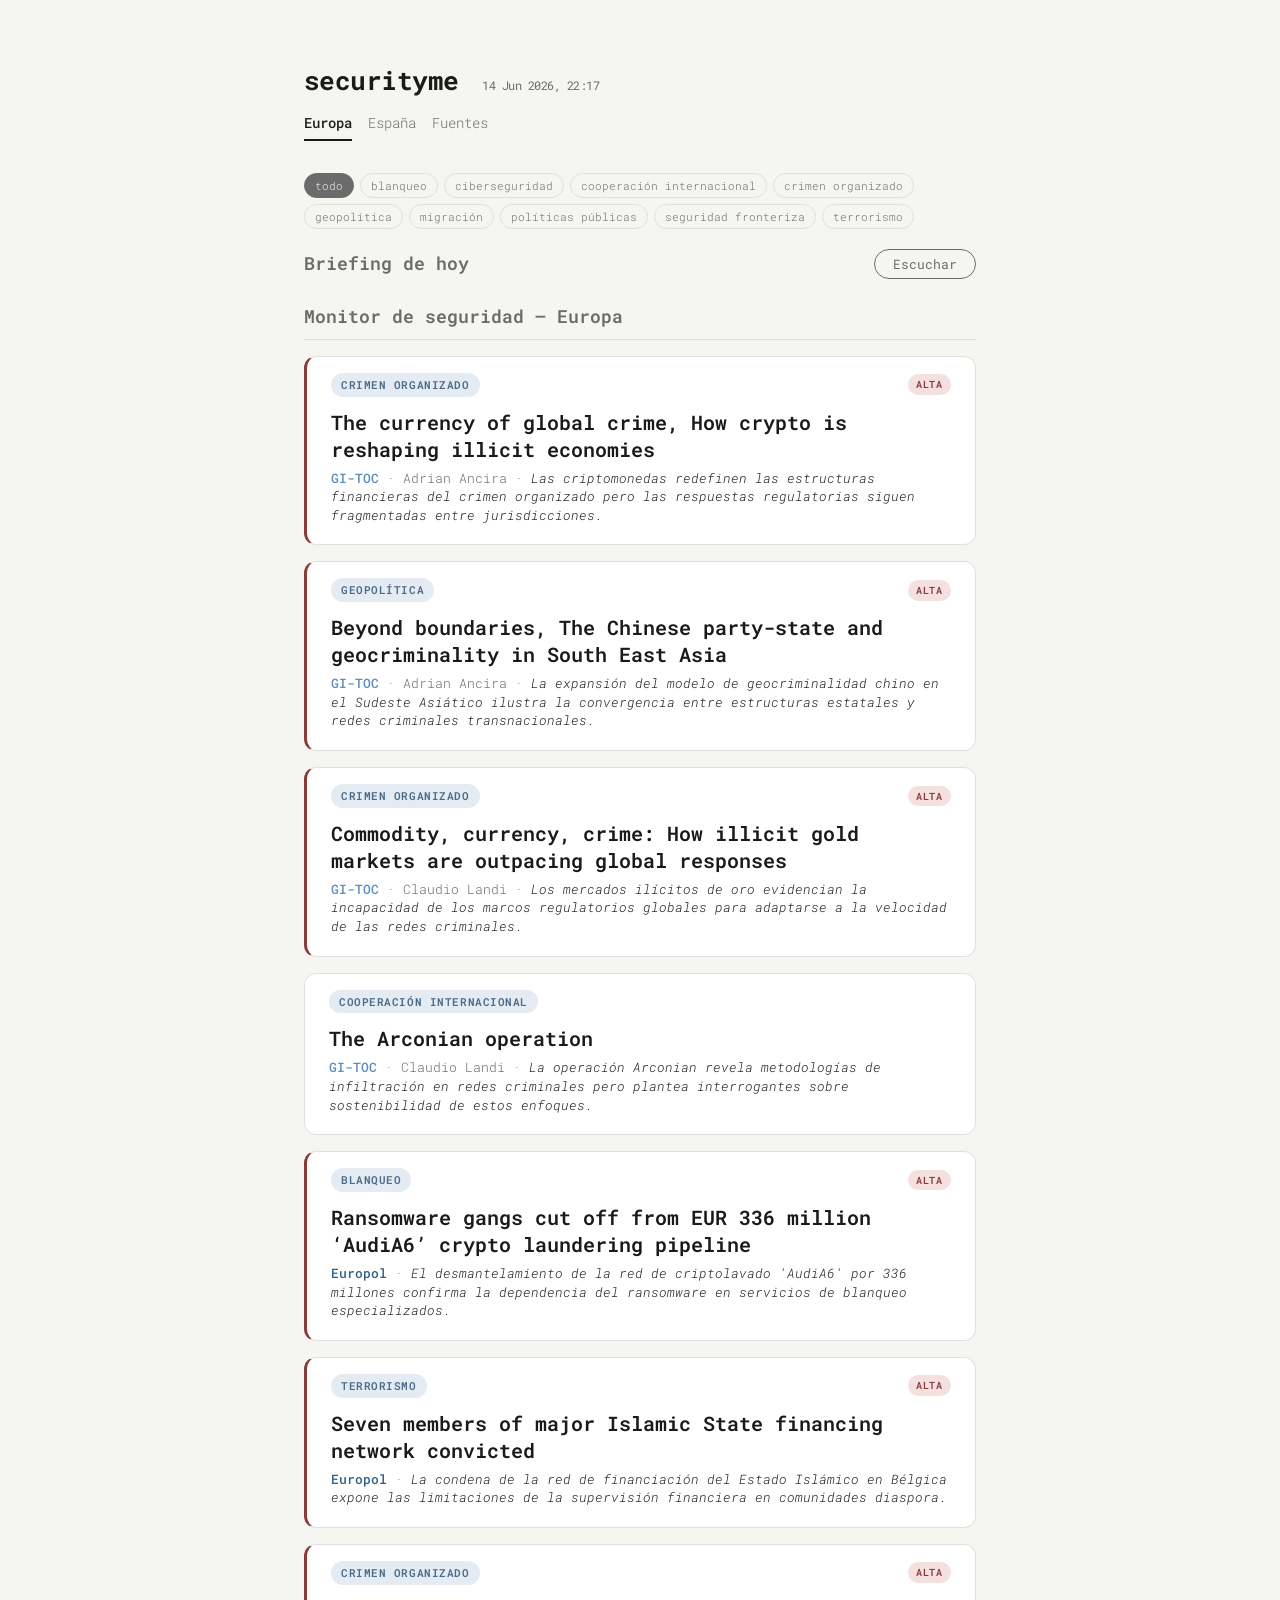
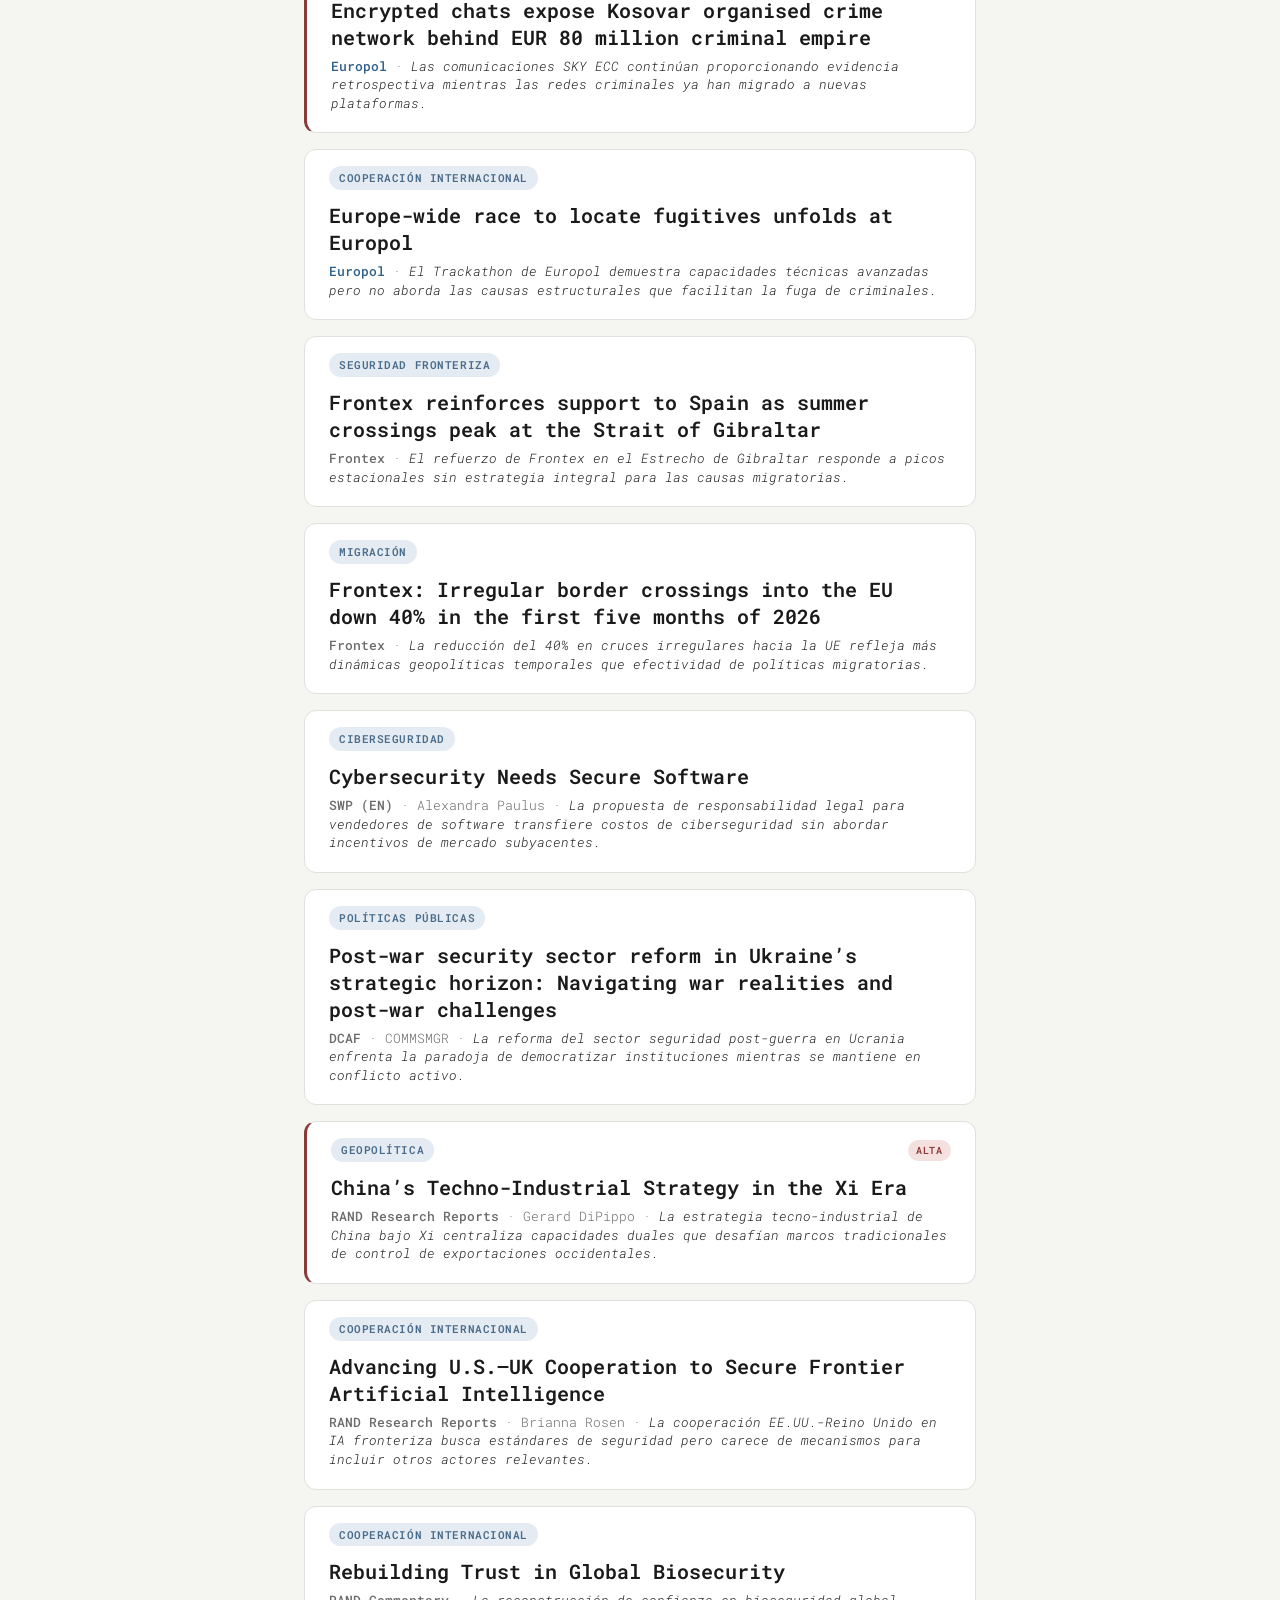
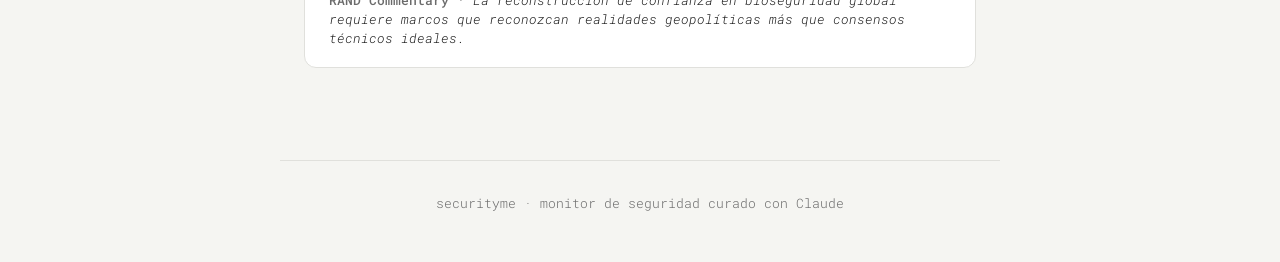
<file: docs/index.html>
<!DOCTYPE html>
<html lang="es">
<head>
  <meta charset="UTF-8">
  <meta name="viewport" content="width=device-width, initial-scale=1.0">
  <meta name="apple-mobile-web-app-capable" content="yes">
  <meta name="apple-mobile-web-app-status-bar-style" content="black-translucent">
  <title>securityme — Europa</title>
  <link rel="preconnect" href="https://fonts.googleapis.com">
  <link rel="preconnect" href="https://fonts.gstatic.com" crossorigin>
  <link href="https://fonts.googleapis.com/css2?family=Roboto+Mono:ital,wght@0,300;0,400;0,500;0,600;0,700;1,400&display=swap" rel="stylesheet">
  <link rel="stylesheet" href="static/style.css">
</head>
<body>
  <header>
    <h1>securityme <span class="meta">14 Jun 2026, 22:17</span></h1>
    <nav class="page-nav">
      <a href="index.html" class="active">Europa</a>
      <a href="espana.html">España</a>
      <a href="fuentes.html">Fuentes</a>
    </nav>
  </header>

  <!-- Tag filter bar -->
  <nav class="tag-filter" id="tagFilter">
    <button class="tag-btn active" data-tag="all" onclick="filterTag('all')">todo</button>
  </nav>

  <main>
    
    <section class="audio-briefing">
      <div class="audio-header">
        <h2 class="section-title">Briefing de hoy</h2>
        <button class="btn-play" id="playBtn" onclick="toggleAudio()">Escuchar</button>
      </div>
      <audio id="briefingAudio" src="briefing.mp3" preload="none"></audio>
    </section>
    

    

    
    <section>
      <h2 class="section-title">Monitor de seguridad — Europa</h2>
      
      <article class="card card-compact card-high" data-tag="crimen organizado">
        <div class="card-header">
          <span class="tag">crimen organizado</span>
          <span class="relevance-badge">alta</span>
        </div>
        <h2>
          <a href="https://globalinitiative.net/analysis/the-currency-of-global-crime-how-crypto-is-reshaping-illicit-economies/" target="_blank" rel="noopener">The currency of global crime, How crypto is reshaping illicit economies</a>
        </h2>
        <p class="source-reason">
          <span class="src-label" data-source="GI-TOC">GI-TOC</span>
           &middot; Adrian Ancira
          &middot; <span class="reason">Las criptomonedas redefinen las estructuras financieras del crimen organizado pero las respuestas regulatorias siguen fragmentadas entre jurisdicciones.</span>
        </p>
      </article>
      
      <article class="card card-compact card-high" data-tag="geopolítica">
        <div class="card-header">
          <span class="tag">geopolítica</span>
          <span class="relevance-badge">alta</span>
        </div>
        <h2>
          <a href="https://globalinitiative.net/analysis/the-chinese-party-state-and-geocriminality-in-south-east-asia/" target="_blank" rel="noopener">Beyond boundaries, The Chinese party-state and geocriminality in South East Asia</a>
        </h2>
        <p class="source-reason">
          <span class="src-label" data-source="GI-TOC">GI-TOC</span>
           &middot; Adrian Ancira
          &middot; <span class="reason">La expansión del modelo de geocriminalidad chino en el Sudeste Asiático ilustra la convergencia entre estructuras estatales y redes criminales transnacionales.</span>
        </p>
      </article>
      
      <article class="card card-compact card-high" data-tag="crimen organizado">
        <div class="card-header">
          <span class="tag">crimen organizado</span>
          <span class="relevance-badge">alta</span>
        </div>
        <h2>
          <a href="https://globalinitiative.net/analysis/illicit-gold-markets-global-responses/" target="_blank" rel="noopener">Commodity, currency, crime: How illicit gold markets are outpacing global responses</a>
        </h2>
        <p class="source-reason">
          <span class="src-label" data-source="GI-TOC">GI-TOC</span>
           &middot; Claudio Landi
          &middot; <span class="reason">Los mercados ilícitos de oro evidencian la incapacidad de los marcos regulatorios globales para adaptarse a la velocidad de las redes criminales.</span>
        </p>
      </article>
      
      <article class="card card-compact" data-tag="cooperación internacional">
        <div class="card-header">
          <span class="tag">cooperación internacional</span>
          
        </div>
        <h2>
          <a href="https://globalinitiative.net/analysis/the-arconian-operation/" target="_blank" rel="noopener">The Arconian operation</a>
        </h2>
        <p class="source-reason">
          <span class="src-label" data-source="GI-TOC">GI-TOC</span>
           &middot; Claudio Landi
          &middot; <span class="reason">La operación Arconian revela metodologías de infiltración en redes criminales pero plantea interrogantes sobre sostenibilidad de estos enfoques.</span>
        </p>
      </article>
      
      <article class="card card-compact card-high" data-tag="blanqueo">
        <div class="card-header">
          <span class="tag">blanqueo</span>
          <span class="relevance-badge">alta</span>
        </div>
        <h2>
          <a href="https://www.europol.europa.eu/media-press/newsroom/news/ransomware-gangs-cut-eur-336-million-audia6-crypto-laundering-pipeline" target="_blank" rel="noopener">Ransomware gangs cut off from EUR 336 million ‘AudiA6’ crypto laundering pipeline</a>
        </h2>
        <p class="source-reason">
          <span class="src-label" data-source="Europol">Europol</span>
          
          &middot; <span class="reason">El desmantelamiento de la red de criptolavado 'AudiA6' por 336 millones confirma la dependencia del ransomware en servicios de blanqueo especializados.</span>
        </p>
      </article>
      
      <article class="card card-compact card-high" data-tag="terrorismo">
        <div class="card-header">
          <span class="tag">terrorismo</span>
          <span class="relevance-badge">alta</span>
        </div>
        <h2>
          <a href="https://www.europol.europa.eu/media-press/newsroom/news/seven-members-of-major-islamic-state-financing-network-convicted" target="_blank" rel="noopener">Seven members of major Islamic State financing network convicted</a>
        </h2>
        <p class="source-reason">
          <span class="src-label" data-source="Europol">Europol</span>
          
          &middot; <span class="reason">La condena de la red de financiación del Estado Islámico en Bélgica expone las limitaciones de la supervisión financiera en comunidades diaspora.</span>
        </p>
      </article>
      
      <article class="card card-compact card-high" data-tag="crimen organizado">
        <div class="card-header">
          <span class="tag">crimen organizado</span>
          <span class="relevance-badge">alta</span>
        </div>
        <h2>
          <a href="https://www.europol.europa.eu/media-press/newsroom/news/encrypted-chats-expose-kosovar-organised-crime-network-behind-eur-80-million-criminal-empire" target="_blank" rel="noopener">Encrypted chats expose Kosovar organised crime network behind EUR 80 million criminal empire</a>
        </h2>
        <p class="source-reason">
          <span class="src-label" data-source="Europol">Europol</span>
          
          &middot; <span class="reason">Las comunicaciones SKY ECC continúan proporcionando evidencia retrospectiva mientras las redes criminales ya han migrado a nuevas plataformas.</span>
        </p>
      </article>
      
      <article class="card card-compact" data-tag="cooperación internacional">
        <div class="card-header">
          <span class="tag">cooperación internacional</span>
          
        </div>
        <h2>
          <a href="https://www.europol.europa.eu/media-press/newsroom/news/europe-wide-race-to-locate-fugitives-unfolds-europol" target="_blank" rel="noopener">Europe-wide race to locate fugitives unfolds at Europol</a>
        </h2>
        <p class="source-reason">
          <span class="src-label" data-source="Europol">Europol</span>
          
          &middot; <span class="reason">El Trackathon de Europol demuestra capacidades técnicas avanzadas pero no aborda las causas estructurales que facilitan la fuga de criminales.</span>
        </p>
      </article>
      
      <article class="card card-compact" data-tag="seguridad fronteriza">
        <div class="card-header">
          <span class="tag">seguridad fronteriza</span>
          
        </div>
        <h2>
          <a href="https://www.frontex.europa.eu/media-centre/news/news-release/frontex-reinforces-support-to-spain-as-summer-crossings-peak-at-the-strait-of-gibraltar-YcwLuD" target="_blank" rel="noopener">Frontex reinforces support to Spain as summer crossings peak at the Strait of Gibraltar</a>
        </h2>
        <p class="source-reason">
          <span class="src-label" data-source="Frontex">Frontex</span>
          
          &middot; <span class="reason">El refuerzo de Frontex en el Estrecho de Gibraltar responde a picos estacionales sin estrategia integral para las causas migratorias.</span>
        </p>
      </article>
      
      <article class="card card-compact" data-tag="migración">
        <div class="card-header">
          <span class="tag">migración</span>
          
        </div>
        <h2>
          <a href="https://www.frontex.europa.eu/media-centre/news/news-release/frontex-irregular-border-crossings-into-the-eu-down-40-in-the-first-five-months-of-2026-h4gbBB" target="_blank" rel="noopener">Frontex: Irregular border crossings into the EU down 40% in the first five months of 2026</a>
        </h2>
        <p class="source-reason">
          <span class="src-label" data-source="Frontex">Frontex</span>
          
          &middot; <span class="reason">La reducción del 40% en cruces irregulares hacia la UE refleja más dinámicas geopolíticas temporales que efectividad de políticas migratorias.</span>
        </p>
      </article>
      
      <article class="card card-compact" data-tag="ciberseguridad">
        <div class="card-header">
          <span class="tag">ciberseguridad</span>
          
        </div>
        <h2>
          <a href="https://www.swp-berlin.org/en/publication/cybersecurity-needs-secure-software" target="_blank" rel="noopener">Cybersecurity Needs Secure Software</a>
        </h2>
        <p class="source-reason">
          <span class="src-label" data-source="SWP (EN)">SWP (EN)</span>
           &middot; Alexandra Paulus
          &middot; <span class="reason">La propuesta de responsabilidad legal para vendedores de software transfiere costos de ciberseguridad sin abordar incentivos de mercado subyacentes.</span>
        </p>
      </article>
      
      <article class="card card-compact" data-tag="políticas públicas">
        <div class="card-header">
          <span class="tag">políticas públicas</span>
          
        </div>
        <h2>
          <a href="https://www.dcaf.ch/post-war-security-sector-reform-ukraines-strategic-horizon-navigating-war-realities-and-post-war" target="_blank" rel="noopener">Post-war security sector reform in Ukraine’s strategic horizon: Navigating war realities and post-war challenges</a>
        </h2>
        <p class="source-reason">
          <span class="src-label" data-source="DCAF">DCAF</span>
           &middot; COMMSMGR
          &middot; <span class="reason">La reforma del sector seguridad post-guerra en Ucrania enfrenta la paradoja de democratizar instituciones mientras se mantiene en conflicto activo.</span>
        </p>
      </article>
      
      <article class="card card-compact card-high" data-tag="geopolítica">
        <div class="card-header">
          <span class="tag">geopolítica</span>
          <span class="relevance-badge">alta</span>
        </div>
        <h2>
          <a href="https://www.rand.org/pubs/research_reports/RRA4012-1.html" target="_blank" rel="noopener">China’s Techno-Industrial Strategy in the Xi Era</a>
        </h2>
        <p class="source-reason">
          <span class="src-label" data-source="RAND Research Reports">RAND Research Reports</span>
           &middot; Gerard DiPippo
          &middot; <span class="reason">La estrategia tecno-industrial de China bajo Xi centraliza capacidades duales que desafían marcos tradicionales de control de exportaciones occidentales.</span>
        </p>
      </article>
      
      <article class="card card-compact" data-tag="cooperación internacional">
        <div class="card-header">
          <span class="tag">cooperación internacional</span>
          
        </div>
        <h2>
          <a href="https://www.rand.org/pubs/research_reports/RRA4764-1.html" target="_blank" rel="noopener">Advancing U.S.–UK Cooperation to Secure Frontier Artificial Intelligence</a>
        </h2>
        <p class="source-reason">
          <span class="src-label" data-source="RAND Research Reports">RAND Research Reports</span>
           &middot; Brianna Rosen
          &middot; <span class="reason">La cooperación EE.UU.-Reino Unido en IA fronteriza busca estándares de seguridad pero carece de mecanismos para incluir otros actores relevantes.</span>
        </p>
      </article>
      
      <article class="card card-compact" data-tag="cooperación internacional">
        <div class="card-header">
          <span class="tag">cooperación internacional</span>
          
        </div>
        <h2>
          <a href="https://www.rand.org/pubs/commentary/2026/06/rebuilding-trust-in-global-biosecurity.html" target="_blank" rel="noopener">Rebuilding Trust in Global Biosecurity</a>
        </h2>
        <p class="source-reason">
          <span class="src-label" data-source="RAND Commentary">RAND Commentary</span>
          
          &middot; <span class="reason">La reconstrucción de confianza en bioseguridad global requiere marcos que reconozcan realidades geopolíticas más que consensos técnicos ideales.</span>
        </p>
      </article>
      
    </section>
    
  </main>

  <footer>
    <p>securityme &middot; monitor de seguridad curado con Claude</p>
  </footer>

  <script>
  // Build tag filter from actual tags on page
  (function() {
    const tags = new Set();
    document.querySelectorAll('.card[data-tag]').forEach(c => tags.add(c.dataset.tag));
    const bar = document.getElementById('tagFilter');
    [...tags].sort().forEach(tag => {
      const btn = document.createElement('button');
      btn.className = 'tag-btn';
      btn.dataset.tag = tag;
      btn.textContent = tag;
      btn.onclick = () => filterTag(tag);
      bar.appendChild(btn);
    });
  })();

  function filterTag(tag) {
    document.querySelectorAll('.tag-btn').forEach(b => b.classList.toggle('active', b.dataset.tag === tag));
    document.querySelectorAll('.card[data-tag]').forEach(card => {
      card.style.display = (tag === 'all' || card.dataset.tag === tag) ? '' : 'none';
    });
  }

  function toggleAudio() {
    const audio = document.getElementById('briefingAudio');
    const btn = document.getElementById('playBtn');
    if (!audio) return;
    if (audio.paused) {
      audio.play();
      btn.textContent = 'Pausar';
    } else {
      audio.pause();
      btn.textContent = 'Escuchar';
    }
    audio.onended = () => { btn.textContent = 'Escuchar'; };
  }
  </script>
</body>
</html>
</file>
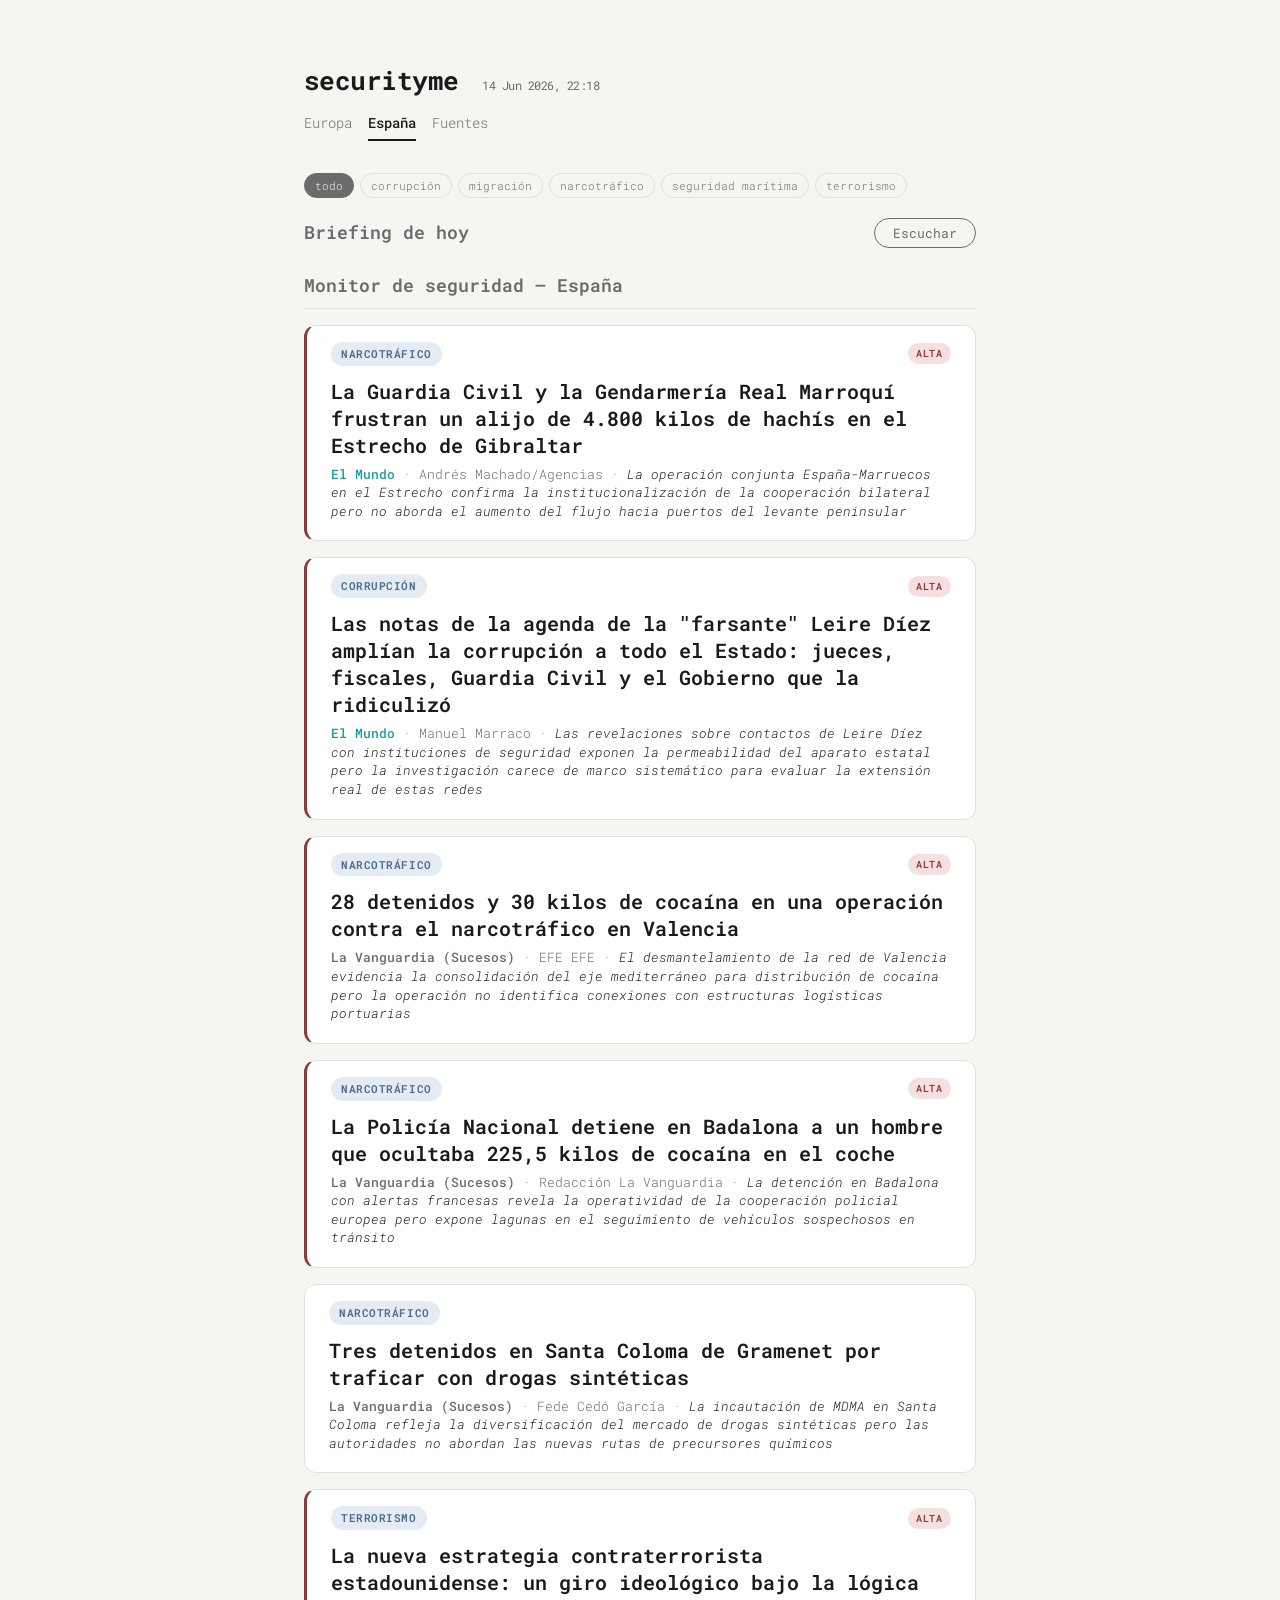
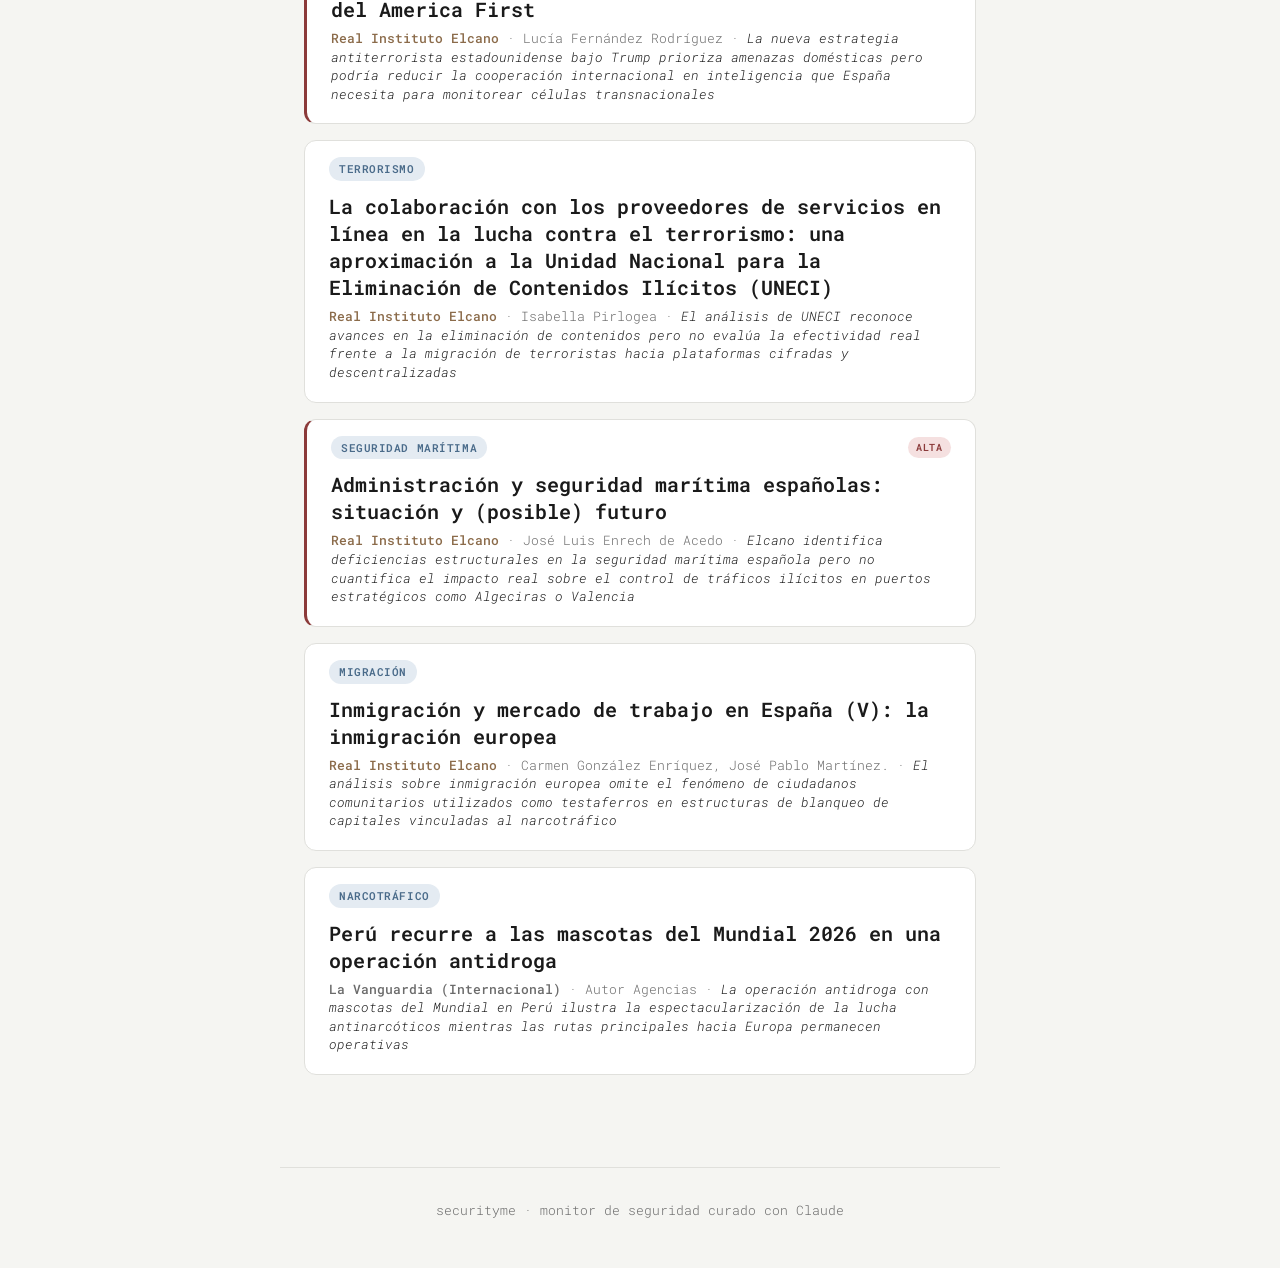
<file: docs/espana.html>
<!DOCTYPE html>
<html lang="es">
<head>
  <meta charset="UTF-8">
  <meta name="viewport" content="width=device-width, initial-scale=1.0">
  <meta name="apple-mobile-web-app-capable" content="yes">
  <meta name="apple-mobile-web-app-status-bar-style" content="black-translucent">
  <title>securityme — España</title>
  <link rel="preconnect" href="https://fonts.googleapis.com">
  <link rel="preconnect" href="https://fonts.gstatic.com" crossorigin>
  <link href="https://fonts.googleapis.com/css2?family=Roboto+Mono:ital,wght@0,300;0,400;0,500;0,600;0,700;1,400&display=swap" rel="stylesheet">
  <link rel="stylesheet" href="static/style.css">
</head>
<body>
  <header>
    <h1>securityme <span class="meta">14 Jun 2026, 22:18</span></h1>
    <nav class="page-nav">
      <a href="index.html">Europa</a>
      <a href="espana.html" class="active">España</a>
      <a href="fuentes.html">Fuentes</a>
    </nav>
  </header>

  <!-- Tag filter bar -->
  <nav class="tag-filter" id="tagFilter">
    <button class="tag-btn active" data-tag="all" onclick="filterTag('all')">todo</button>
  </nav>

  <main>
    
    <section class="audio-briefing">
      <div class="audio-header">
        <h2 class="section-title">Briefing de hoy</h2>
        <button class="btn-play" id="playBtn" onclick="toggleAudio()">Escuchar</button>
      </div>
      <audio id="briefingAudio" src="briefing.mp3" preload="none"></audio>
    </section>
    

    

    
    <section>
      <h2 class="section-title">Monitor de seguridad — España</h2>
      
      <article class="card card-compact card-high" data-tag="narcotráfico">
        <div class="card-header">
          <span class="tag">narcotráfico</span>
          <span class="relevance-badge">alta</span>
        </div>
        <h2>
          <a href="https://www.elmundo.es/andalucia/2026/06/13/6a2d12bee9cf4a84508b45a5.html" target="_blank" rel="noopener">La Guardia Civil y la Gendarmería Real Marroquí frustran un alijo de 4.800 kilos de hachís en el Estrecho de Gibraltar</a>
        </h2>
        <p class="source-reason">
          <span class="src-label" data-source="El Mundo">El Mundo</span>
           &middot; Andrés Machado/Agencias
          &middot; <span class="reason">La operación conjunta España-Marruecos en el Estrecho confirma la institucionalización de la cooperación bilateral pero no aborda el aumento del flujo hacia puertos del levante peninsular</span>
        </p>
      </article>
      
      <article class="card card-compact card-high" data-tag="corrupción">
        <div class="card-header">
          <span class="tag">corrupción</span>
          <span class="relevance-badge">alta</span>
        </div>
        <h2>
          <a href="https://www.elmundo.es/espana/2026/06/13/6a2d7a06e9cf4aae3d8b4581.html" target="_blank" rel="noopener">Las notas de la agenda de la "farsante" Leire Díez amplían la corrupción a todo el Estado: jueces, fiscales, Guardia Civil y el Gobierno que la ridiculizó</a>
        </h2>
        <p class="source-reason">
          <span class="src-label" data-source="El Mundo">El Mundo</span>
           &middot; Manuel Marraco
          &middot; <span class="reason">Las revelaciones sobre contactos de Leire Díez con instituciones de seguridad exponen la permeabilidad del aparato estatal pero la investigación carece de marco sistemático para evaluar la extensión real de estas redes</span>
        </p>
      </article>
      
      <article class="card card-compact card-high" data-tag="narcotráfico">
        <div class="card-header">
          <span class="tag">narcotráfico</span>
          <span class="relevance-badge">alta</span>
        </div>
        <h2>
          <a href="https://www.lavanguardia.com/local/valencia/20260613/11564017/28-detenidos-30-kilos-cocaina-operacion-narcotrafico-valencia.html" target="_blank" rel="noopener">28 detenidos y 30 kilos de cocaína en una operación contra el narcotráfico en Valencia</a>
        </h2>
        <p class="source-reason">
          <span class="src-label" data-source="La Vanguardia (Sucesos)">La Vanguardia (Sucesos)</span>
           &middot; EFE EFE
          &middot; <span class="reason">El desmantelamiento de la red de Valencia evidencia la consolidación del eje mediterráneo para distribución de cocaína pero la operación no identifica conexiones con estructuras logísticas portuarias</span>
        </p>
      </article>
      
      <article class="card card-compact card-high" data-tag="narcotráfico">
        <div class="card-header">
          <span class="tag">narcotráfico</span>
          <span class="relevance-badge">alta</span>
        </div>
        <h2>
          <a href="https://www.lavanguardia.com/local/barcelones-nord/20260612/11563457/policia-nacional-detiene-badalona-hombre-ocultaba-225-5-kilos-cocaina-coche.html" target="_blank" rel="noopener">La Policía Nacional detiene en Badalona a un hombre que ocultaba 225,5 kilos de cocaína en el coche</a>
        </h2>
        <p class="source-reason">
          <span class="src-label" data-source="La Vanguardia (Sucesos)">La Vanguardia (Sucesos)</span>
           &middot; Redacción La Vanguardia
          &middot; <span class="reason">La detención en Badalona con alertas francesas revela la operatividad de la cooperación policial europea pero expone lagunas en el seguimiento de vehículos sospechosos en tránsito</span>
        </p>
      </article>
      
      <article class="card card-compact" data-tag="narcotráfico">
        <div class="card-header">
          <span class="tag">narcotráfico</span>
          
        </div>
        <h2>
          <a href="https://www.lavanguardia.com/local/barcelones-nord/20260611/11562486/tres-detenidos-santa-coloma-gramenet-traficar-drogas-sinteticas.html" target="_blank" rel="noopener">Tres detenidos en Santa Coloma de Gramenet por traficar con drogas sintéticas</a>
        </h2>
        <p class="source-reason">
          <span class="src-label" data-source="La Vanguardia (Sucesos)">La Vanguardia (Sucesos)</span>
           &middot; Fede Cedó García
          &middot; <span class="reason">La incautación de MDMA en Santa Coloma refleja la diversificación del mercado de drogas sintéticas pero las autoridades no abordan las nuevas rutas de precursores químicos</span>
        </p>
      </article>
      
      <article class="card card-compact card-high" data-tag="terrorismo">
        <div class="card-header">
          <span class="tag">terrorismo</span>
          <span class="relevance-badge">alta</span>
        </div>
        <h2>
          <a href="https://www.realinstitutoelcano.org/comentarios/la-nueva-estrategia-contraterrorista-estadounidense-un-giro-ideologico-bajo-la-logica-del-america-first/" target="_blank" rel="noopener">La nueva estrategia contraterrorista estadounidense: un giro ideológico bajo la lógica del America First</a>
        </h2>
        <p class="source-reason">
          <span class="src-label" data-source="Real Instituto Elcano">Real Instituto Elcano</span>
           &middot; Lucía Fernández Rodríguez
          &middot; <span class="reason">La nueva estrategia antiterrorista estadounidense bajo Trump prioriza amenazas domésticas pero podría reducir la cooperación internacional en inteligencia que España necesita para monitorear células transnacionales</span>
        </p>
      </article>
      
      <article class="card card-compact" data-tag="terrorismo">
        <div class="card-header">
          <span class="tag">terrorismo</span>
          
        </div>
        <h2>
          <a href="https://www.realinstitutoelcano.org/analisis/la-colaboracion-con-los-proveedores-de-servicios-en-linea-en-la-lucha-contra-el-terrorismo-una-aproximacion-a-la-unidad-nacional-para-la-eliminacion-de-contenidos-ilicitos-uneci/" target="_blank" rel="noopener">La colaboración con los proveedores de servicios en línea en la lucha contra el terrorismo: una aproximación a la Unidad Nacional para la Eliminación de Contenidos Ilícitos (UNECI)</a>
        </h2>
        <p class="source-reason">
          <span class="src-label" data-source="Real Instituto Elcano">Real Instituto Elcano</span>
           &middot; Isabella Pirlogea
          &middot; <span class="reason">El análisis de UNECI reconoce avances en la eliminación de contenidos pero no evalúa la efectividad real frente a la migración de terroristas hacia plataformas cifradas y descentralizadas</span>
        </p>
      </article>
      
      <article class="card card-compact card-high" data-tag="seguridad marítima">
        <div class="card-header">
          <span class="tag">seguridad marítima</span>
          <span class="relevance-badge">alta</span>
        </div>
        <h2>
          <a href="https://www.realinstitutoelcano.org/analisis/administracion-y-seguridad-maritima-espanolas-situacion-y-posible-futuro/" target="_blank" rel="noopener">Administración y seguridad marítima españolas: situación y (posible) futuro</a>
        </h2>
        <p class="source-reason">
          <span class="src-label" data-source="Real Instituto Elcano">Real Instituto Elcano</span>
           &middot; José Luis Enrech de Acedo
          &middot; <span class="reason">Elcano identifica deficiencias estructurales en la seguridad marítima española pero no cuantifica el impacto real sobre el control de tráficos ilícitos en puertos estratégicos como Algeciras o Valencia</span>
        </p>
      </article>
      
      <article class="card card-compact" data-tag="migración">
        <div class="card-header">
          <span class="tag">migración</span>
          
        </div>
        <h2>
          <a href="https://www.realinstitutoelcano.org/analisis/inmigracion-y-mercado-de-trabajo-en-espana-v-la-inmigracion-europea/" target="_blank" rel="noopener">Inmigración y mercado de trabajo en España (V): la inmigración europea</a>
        </h2>
        <p class="source-reason">
          <span class="src-label" data-source="Real Instituto Elcano">Real Instituto Elcano</span>
           &middot; Carmen González Enríquez, José Pablo Martínez.
          &middot; <span class="reason">El análisis sobre inmigración europea omite el fenómeno de ciudadanos comunitarios utilizados como testaferros en estructuras de blanqueo de capitales vinculadas al narcotráfico</span>
        </p>
      </article>
      
      <article class="card card-compact" data-tag="narcotráfico">
        <div class="card-header">
          <span class="tag">narcotráfico</span>
          
        </div>
        <h2>
          <a href="https://www.lavanguardia.com/internacional/20260614/11564009/peru-recurre-mascotas-mundial-2026-operacion-antidroga.html" target="_blank" rel="noopener">Perú recurre a las mascotas del Mundial 2026 en una operación antidroga</a>
        </h2>
        <p class="source-reason">
          <span class="src-label" data-source="La Vanguardia (Internacional)">La Vanguardia (Internacional)</span>
           &middot; Autor Agencias
          &middot; <span class="reason">La operación antidroga con mascotas del Mundial en Perú ilustra la espectacularización de la lucha antinarcóticos mientras las rutas principales hacia Europa permanecen operativas</span>
        </p>
      </article>
      
    </section>
    
  </main>

  <footer>
    <p>securityme &middot; monitor de seguridad curado con Claude</p>
  </footer>

  <script>
  // Build tag filter from actual tags on page
  (function() {
    const tags = new Set();
    document.querySelectorAll('.card[data-tag]').forEach(c => tags.add(c.dataset.tag));
    const bar = document.getElementById('tagFilter');
    [...tags].sort().forEach(tag => {
      const btn = document.createElement('button');
      btn.className = 'tag-btn';
      btn.dataset.tag = tag;
      btn.textContent = tag;
      btn.onclick = () => filterTag(tag);
      bar.appendChild(btn);
    });
  })();

  function filterTag(tag) {
    document.querySelectorAll('.tag-btn').forEach(b => b.classList.toggle('active', b.dataset.tag === tag));
    document.querySelectorAll('.card[data-tag]').forEach(card => {
      card.style.display = (tag === 'all' || card.dataset.tag === tag) ? '' : 'none';
    });
  }

  function toggleAudio() {
    const audio = document.getElementById('briefingAudio');
    const btn = document.getElementById('playBtn');
    if (!audio) return;
    if (audio.paused) {
      audio.play();
      btn.textContent = 'Pausar';
    } else {
      audio.pause();
      btn.textContent = 'Escuchar';
    }
    audio.onended = () => { btn.textContent = 'Escuchar'; };
  }
  </script>
</body>
</html>
</file>
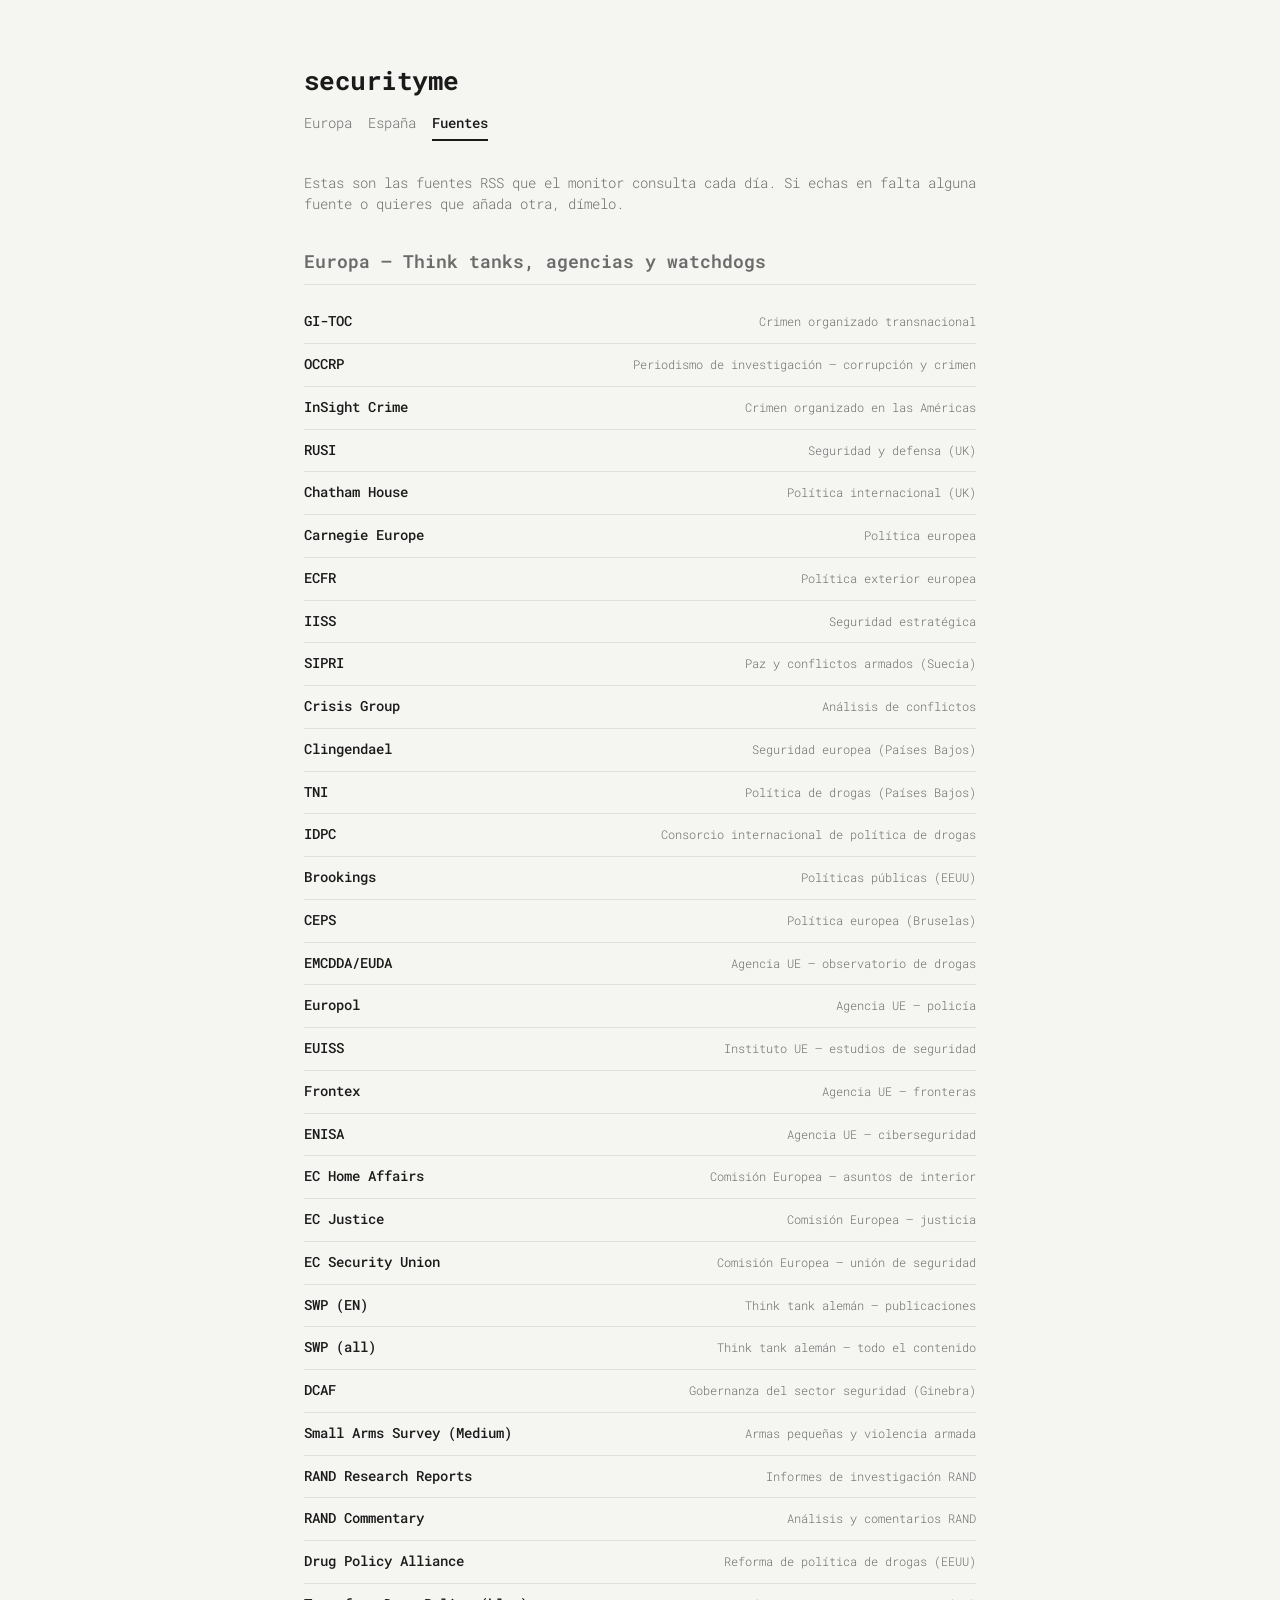
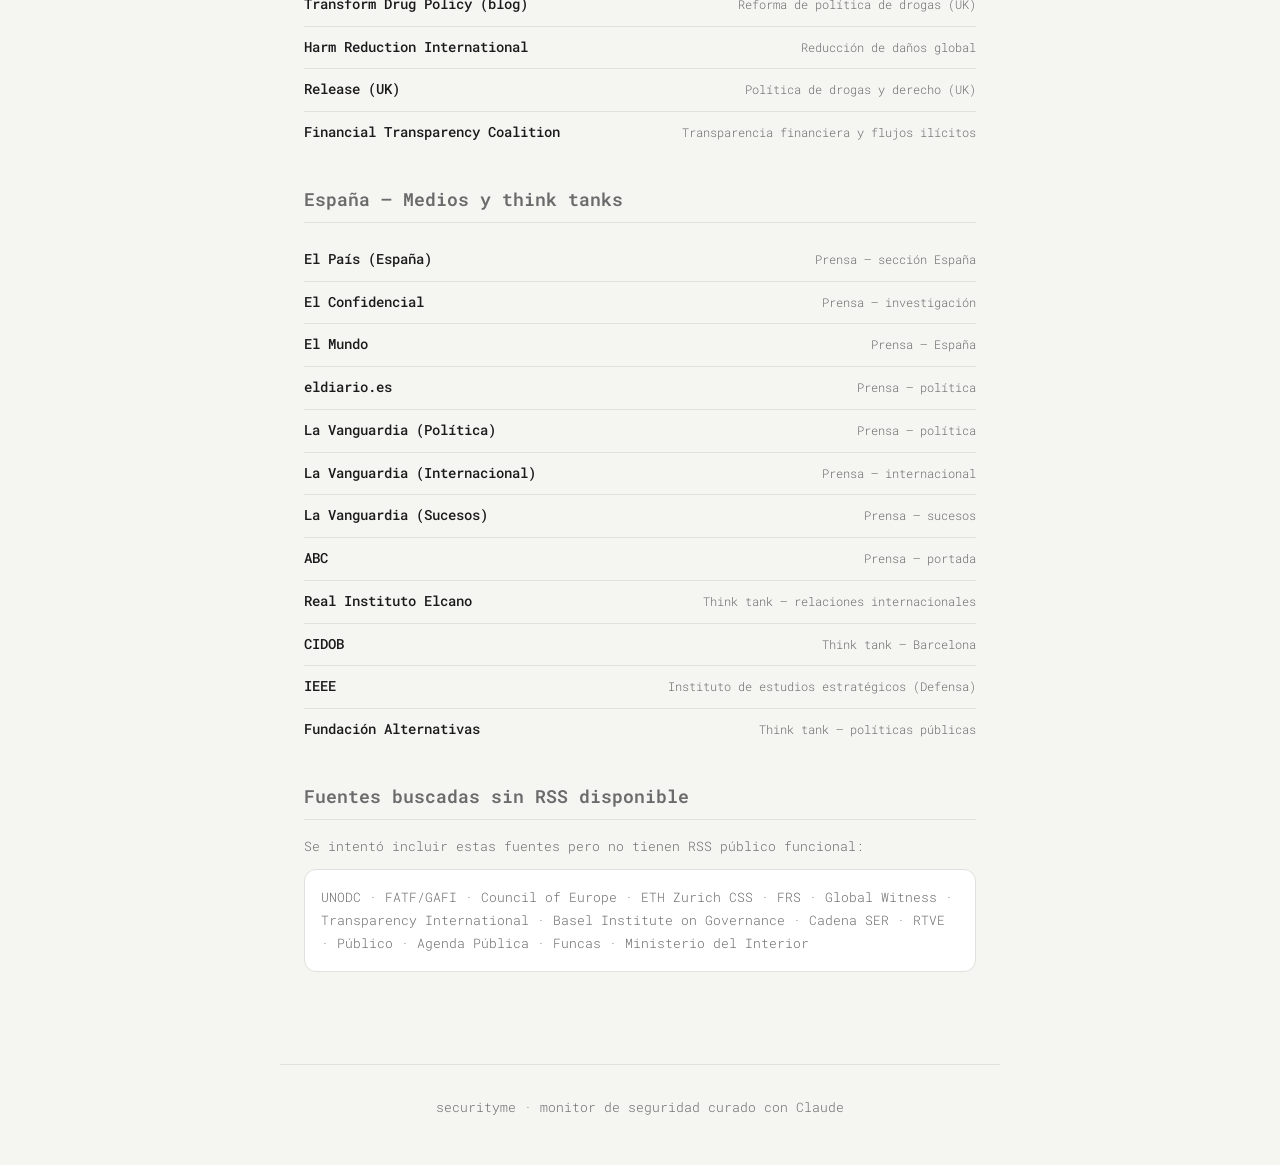
<file: docs/fuentes.html>
<!DOCTYPE html>
<html lang="es">
<head>
  <meta charset="UTF-8">
  <meta name="viewport" content="width=device-width, initial-scale=1.0">
  <meta name="apple-mobile-web-app-capable" content="yes">
  <meta name="apple-mobile-web-app-status-bar-style" content="black-translucent">
  <title>securityme — Fuentes</title>
  <link rel="preconnect" href="https://fonts.googleapis.com">
  <link rel="preconnect" href="https://fonts.gstatic.com" crossorigin>
  <link href="https://fonts.googleapis.com/css2?family=Roboto+Mono:ital,wght@0,300;0,400;0,500;0,600;0,700;1,400&display=swap" rel="stylesheet">
  <link rel="stylesheet" href="static/style.css">
</head>
<body>
  <header>
    <h1>securityme</h1>
    <nav class="page-nav">
      <a href="index.html">Europa</a>
      <a href="espana.html">España</a>
      <a href="fuentes.html" class="active">Fuentes</a>
    </nav>
  </header>

  <main>
    <p class="fuentes-intro">Estas son las fuentes RSS que el monitor consulta cada día. Si echas en falta alguna fuente o quieres que añada otra, dímelo.</p>

    <section>
      <h2 class="section-title">Europa — Think tanks, agencias y watchdogs</h2>
      
      <div class="fuente-row">
        <span class="fuente-name">GI-TOC</span>
        <span class="fuente-desc">Crimen organizado transnacional</span>
      </div>
      
      <div class="fuente-row">
        <span class="fuente-name">OCCRP</span>
        <span class="fuente-desc">Periodismo de investigación — corrupción y crimen</span>
      </div>
      
      <div class="fuente-row">
        <span class="fuente-name">InSight Crime</span>
        <span class="fuente-desc">Crimen organizado en las Américas</span>
      </div>
      
      <div class="fuente-row">
        <span class="fuente-name">RUSI</span>
        <span class="fuente-desc">Seguridad y defensa (UK)</span>
      </div>
      
      <div class="fuente-row">
        <span class="fuente-name">Chatham House</span>
        <span class="fuente-desc">Política internacional (UK)</span>
      </div>
      
      <div class="fuente-row">
        <span class="fuente-name">Carnegie Europe</span>
        <span class="fuente-desc">Política europea</span>
      </div>
      
      <div class="fuente-row">
        <span class="fuente-name">ECFR</span>
        <span class="fuente-desc">Política exterior europea</span>
      </div>
      
      <div class="fuente-row">
        <span class="fuente-name">IISS</span>
        <span class="fuente-desc">Seguridad estratégica</span>
      </div>
      
      <div class="fuente-row">
        <span class="fuente-name">SIPRI</span>
        <span class="fuente-desc">Paz y conflictos armados (Suecia)</span>
      </div>
      
      <div class="fuente-row">
        <span class="fuente-name">Crisis Group</span>
        <span class="fuente-desc">Análisis de conflictos</span>
      </div>
      
      <div class="fuente-row">
        <span class="fuente-name">Clingendael</span>
        <span class="fuente-desc">Seguridad europea (Países Bajos)</span>
      </div>
      
      <div class="fuente-row">
        <span class="fuente-name">TNI</span>
        <span class="fuente-desc">Política de drogas (Países Bajos)</span>
      </div>
      
      <div class="fuente-row">
        <span class="fuente-name">IDPC</span>
        <span class="fuente-desc">Consorcio internacional de política de drogas</span>
      </div>
      
      <div class="fuente-row">
        <span class="fuente-name">Brookings</span>
        <span class="fuente-desc">Políticas públicas (EEUU)</span>
      </div>
      
      <div class="fuente-row">
        <span class="fuente-name">CEPS</span>
        <span class="fuente-desc">Política europea (Bruselas)</span>
      </div>
      
      <div class="fuente-row">
        <span class="fuente-name">EMCDDA/EUDA</span>
        <span class="fuente-desc">Agencia UE — observatorio de drogas</span>
      </div>
      
      <div class="fuente-row">
        <span class="fuente-name">Europol</span>
        <span class="fuente-desc">Agencia UE — policía</span>
      </div>
      
      <div class="fuente-row">
        <span class="fuente-name">EUISS</span>
        <span class="fuente-desc">Instituto UE — estudios de seguridad</span>
      </div>
      
      <div class="fuente-row">
        <span class="fuente-name">Frontex</span>
        <span class="fuente-desc">Agencia UE — fronteras</span>
      </div>
      
      <div class="fuente-row">
        <span class="fuente-name">ENISA</span>
        <span class="fuente-desc">Agencia UE — ciberseguridad</span>
      </div>
      
      <div class="fuente-row">
        <span class="fuente-name">EC Home Affairs</span>
        <span class="fuente-desc">Comisión Europea — asuntos de interior</span>
      </div>
      
      <div class="fuente-row">
        <span class="fuente-name">EC Justice</span>
        <span class="fuente-desc">Comisión Europea — justicia</span>
      </div>
      
      <div class="fuente-row">
        <span class="fuente-name">EC Security Union</span>
        <span class="fuente-desc">Comisión Europea — unión de seguridad</span>
      </div>
      
      <div class="fuente-row">
        <span class="fuente-name">SWP (EN)</span>
        <span class="fuente-desc">Think tank alemán — publicaciones</span>
      </div>
      
      <div class="fuente-row">
        <span class="fuente-name">SWP (all)</span>
        <span class="fuente-desc">Think tank alemán — todo el contenido</span>
      </div>
      
      <div class="fuente-row">
        <span class="fuente-name">DCAF</span>
        <span class="fuente-desc">Gobernanza del sector seguridad (Ginebra)</span>
      </div>
      
      <div class="fuente-row">
        <span class="fuente-name">Small Arms Survey (Medium)</span>
        <span class="fuente-desc">Armas pequeñas y violencia armada</span>
      </div>
      
      <div class="fuente-row">
        <span class="fuente-name">RAND Research Reports</span>
        <span class="fuente-desc">Informes de investigación RAND</span>
      </div>
      
      <div class="fuente-row">
        <span class="fuente-name">RAND Commentary</span>
        <span class="fuente-desc">Análisis y comentarios RAND</span>
      </div>
      
      <div class="fuente-row">
        <span class="fuente-name">Drug Policy Alliance</span>
        <span class="fuente-desc">Reforma de política de drogas (EEUU)</span>
      </div>
      
      <div class="fuente-row">
        <span class="fuente-name">Transform Drug Policy (blog)</span>
        <span class="fuente-desc">Reforma de política de drogas (UK)</span>
      </div>
      
      <div class="fuente-row">
        <span class="fuente-name">Harm Reduction International</span>
        <span class="fuente-desc">Reducción de daños global</span>
      </div>
      
      <div class="fuente-row">
        <span class="fuente-name">Release (UK)</span>
        <span class="fuente-desc">Política de drogas y derecho (UK)</span>
      </div>
      
      <div class="fuente-row">
        <span class="fuente-name">Financial Transparency Coalition</span>
        <span class="fuente-desc">Transparencia financiera y flujos ilícitos</span>
      </div>
      
    </section>

    <section>
      <h2 class="section-title">España — Medios y think tanks</h2>
      
      <div class="fuente-row">
        <span class="fuente-name">El País (España)</span>
        <span class="fuente-desc">Prensa — sección España</span>
      </div>
      
      <div class="fuente-row">
        <span class="fuente-name">El Confidencial</span>
        <span class="fuente-desc">Prensa — investigación</span>
      </div>
      
      <div class="fuente-row">
        <span class="fuente-name">El Mundo</span>
        <span class="fuente-desc">Prensa — España</span>
      </div>
      
      <div class="fuente-row">
        <span class="fuente-name">eldiario.es</span>
        <span class="fuente-desc">Prensa — política</span>
      </div>
      
      <div class="fuente-row">
        <span class="fuente-name">La Vanguardia (Política)</span>
        <span class="fuente-desc">Prensa — política</span>
      </div>
      
      <div class="fuente-row">
        <span class="fuente-name">La Vanguardia (Internacional)</span>
        <span class="fuente-desc">Prensa — internacional</span>
      </div>
      
      <div class="fuente-row">
        <span class="fuente-name">La Vanguardia (Sucesos)</span>
        <span class="fuente-desc">Prensa — sucesos</span>
      </div>
      
      <div class="fuente-row">
        <span class="fuente-name">ABC</span>
        <span class="fuente-desc">Prensa — portada</span>
      </div>
      
      <div class="fuente-row">
        <span class="fuente-name">Real Instituto Elcano</span>
        <span class="fuente-desc">Think tank — relaciones internacionales</span>
      </div>
      
      <div class="fuente-row">
        <span class="fuente-name">CIDOB</span>
        <span class="fuente-desc">Think tank — Barcelona</span>
      </div>
      
      <div class="fuente-row">
        <span class="fuente-name">IEEE</span>
        <span class="fuente-desc">Instituto de estudios estratégicos (Defensa)</span>
      </div>
      
      <div class="fuente-row">
        <span class="fuente-name">Fundación Alternativas</span>
        <span class="fuente-desc">Think tank — políticas públicas</span>
      </div>
      
    </section>

    <section>
      <h2 class="section-title">Fuentes buscadas sin RSS disponible</h2>
      <p class="fuentes-missing-intro">Se intentó incluir estas fuentes pero no tienen RSS público funcional:</p>
      <div class="fuentes-missing">
        UNODC &middot; FATF/GAFI &middot; Council of Europe &middot; ETH Zurich CSS &middot;
        FRS &middot; Global Witness &middot; Transparency International &middot;
        Basel Institute on Governance &middot; Cadena SER &middot; RTVE &middot;
        Público &middot; Agenda Pública &middot; Funcas &middot; Ministerio del Interior
      </div>
    </section>
  </main>

  <footer>
    <p>securityme &middot; monitor de seguridad curado con Claude</p>
  </footer>
</body>
</html>
</file>
<file: docs/static/style.css>
/* securityme — security monitor UI */

:root {
  --bg: #F5F5F2;
  --surface: #FFFFFF;
  --text: #1A1A1A;
  --text-secondary: #6B6B6B;
  --accent: #4A6B8A;
  --accent-light: #E4EBF2;
  --border: #E0E0DC;
  --radius: 12px;
  --max-width: 720px;

  --high-color: #8B3A3A;
  --high-bg: #F5E0E0;
}

@media (prefers-color-scheme: dark) {
  :root {
    --bg: #1A1A1A;
    --surface: #242424;
    --text: #E8E8E4;
    --text-secondary: #9B9B9B;
    --accent: #7BA8D4;
    --accent-light: #2A3A4A;
    --border: #333333;

    --high-color: #D47B7B;
    --high-bg: #3A2020;
  }
}

* {
  margin: 0;
  padding: 0;
  box-sizing: border-box;
}

body {
  font-family: "Roboto Mono", monospace;
  font-weight: 300;
  background: var(--bg);
  color: var(--text);
  line-height: 1.6;
  -webkit-font-smoothing: antialiased;
  -webkit-text-size-adjust: 100%;
}

header {
  max-width: var(--max-width);
  margin: 0 auto;
  padding: 60px 24px 32px;
}

header h1 {
  font-size: 1.6rem;
  font-weight: 700;
  letter-spacing: -0.02em;
  color: var(--text);
}

header .meta {
  font-size: 0.75rem;
  font-weight: 400;
  color: var(--text-secondary);
  margin-left: 8px;
}

.page-nav {
  display: flex;
  gap: 16px;
  margin-top: 12px;
}

.page-nav a {
  font-size: 0.85rem;
  font-weight: 300;
  color: var(--text-secondary);
  text-decoration: none;
  padding-bottom: 4px;
  border-bottom: 2px solid transparent;
  transition: all 0.15s ease;
}

.page-nav a.active {
  color: var(--text);
  border-bottom-color: var(--text);
  font-weight: 500;
}

.page-nav a:hover {
  color: var(--text);
}

/* Tag filter bar */

.tag-filter {
  max-width: var(--max-width);
  margin: 0 auto;
  padding: 0 24px 20px;
  display: flex;
  flex-wrap: wrap;
  gap: 6px;
  overflow-x: auto;
  -webkit-overflow-scrolling: touch;
}

.tag-btn {
  font-family: "Roboto Mono", monospace;
  font-size: 0.7rem;
  font-weight: 300;
  padding: 4px 10px;
  border-radius: 20px;
  border: 1px solid var(--border);
  background: transparent;
  color: var(--text-secondary);
  cursor: pointer;
  white-space: nowrap;
  transition: all 0.15s ease;
  -webkit-tap-highlight-color: transparent;
}

.tag-btn.active {
  background: var(--text-secondary);
  color: var(--bg);
  border-color: var(--text-secondary);
}

.tag-btn:not(.active):hover {
  border-color: var(--text-secondary);
}

main {
  max-width: var(--max-width);
  margin: 0 auto;
  padding: 0 24px 60px;
}

.empty {
  text-align: center;
  padding: 80px 0;
  color: var(--text-secondary);
}

.empty code {
  display: inline-block;
  margin-top: 12px;
  padding: 8px 16px;
  background: var(--surface);
  border: 1px solid var(--border);
  border-radius: 6px;
  font-size: 0.9rem;
}

/* Section titles */

.section-title {
  font-family: "Roboto Mono", monospace;
  font-size: 1.1rem;
  font-weight: 600;
  color: var(--text-secondary);
  margin-bottom: 16px;
  padding-bottom: 8px;
  border-bottom: 1px solid var(--border);
}

/* Audio briefing */

.audio-briefing {
  margin-bottom: 24px;
}

.audio-header {
  display: flex;
  align-items: center;
  justify-content: space-between;
}

.audio-header .section-title {
  margin-bottom: 0;
  padding-bottom: 0;
  border-bottom: none;
}

.btn-play {
  padding: 6px 18px;
  border-radius: 20px;
  border: 1px solid var(--text-secondary);
  background: transparent;
  color: var(--text-secondary);
  font-family: "Roboto Mono", monospace;
  font-size: 0.8rem;
  font-weight: 400;
  cursor: pointer;
  transition: all 0.15s ease;
  -webkit-tap-highlight-color: transparent;
}

.btn-play:hover {
  border-color: var(--text);
  color: var(--text);
}

/* Article cards */

.card {
  background: var(--surface);
  border: 1px solid var(--border);
  border-radius: var(--radius);
  padding: 24px;
  margin-bottom: 16px;
  transition: box-shadow 0.2s ease;
}

.card:hover {
  box-shadow: 0 2px 12px rgba(0, 0, 0, 0.06);
}

.card-compact {
  padding: 16px 24px;
}

.card-compact h2 {
  font-size: 1.05rem;
  margin-bottom: 4px;
}

/* High relevance card */

.card-high {
  border-left: 3px solid var(--high-color);
}

.card-header {
  display: flex;
  justify-content: space-between;
  align-items: center;
  margin-bottom: 12px;
}

.tag {
  font-size: 0.7rem;
  font-weight: 600;
  text-transform: uppercase;
  letter-spacing: 0.05em;
  color: var(--accent);
  background: var(--accent-light);
  padding: 3px 10px;
  border-radius: 20px;
}

.relevance-badge {
  font-size: 0.65rem;
  font-weight: 600;
  text-transform: uppercase;
  letter-spacing: 0.08em;
  color: var(--high-color);
  background: var(--high-bg);
  padding: 2px 8px;
  border-radius: 20px;
}

.card h2 {
  font-family: "Roboto Mono", monospace;
  font-size: 1.25rem;
  font-weight: 600;
  line-height: 1.35;
  margin-bottom: 6px;
}

.card h2 a {
  color: var(--text);
  text-decoration: none;
}

.card h2 a:hover {
  text-decoration: underline;
  text-decoration-thickness: 1px;
  text-underline-offset: 2px;
}

.source-reason {
  font-size: 0.8rem;
  color: var(--text-secondary);
  line-height: 1.45;
  margin-bottom: 4px;
}

.source-reason .reason {
  font-style: italic;
  color: var(--text);
}

/* Source label colors */

.src-label {
  font-weight: 500;
}

.src-label[data-source="GI-TOC"] { color: #5B8DBE; }
.src-label[data-source="OCCRP"] { color: #C47B78; }
.src-label[data-source="InSight Crime"] { color: #C4782A; }
.src-label[data-source="Europol"] { color: #2D5F8A; }
.src-label[data-source="EMCDDA/EUDA"] { color: #4A8B6E; }
.src-label[data-source="RUSI"] { color: #8B6B4A; }
.src-label[data-source="Chatham House"] { color: #6B5B8A; }
.src-label[data-source="Carnegie Europe"] { color: #8B5B5B; }
.src-label[data-source="ECFR"] { color: #5B8B6B; }
.src-label[data-source="Crisis Group"] { color: #C47B78; }
.src-label[data-source="SIPRI"] { color: #7B8B5B; }
.src-label[data-source="EUISS"] { color: #2D5F8A; }
.src-label[data-source="Real Instituto Elcano"] { color: #8B6B4A; }
.src-label[data-source="CIDOB"] { color: #5B7B8B; }
.src-label[data-source="IEEE"] { color: #4A6B5B; }
.src-label[data-source*="El País"] { color: #888888; }
.src-label[data-source="El Mundo"] { color: #1A9CA0; }
.src-label[data-source="El Confidencial"] { color: #5B8DBE; }
.src-label[data-source="eldiario.es"] { color: #7BAFD4; }

@media (prefers-color-scheme: dark) {
  .src-label[data-source="GI-TOC"] { color: #7CB0E0; }
  .src-label[data-source="OCCRP"] { color: #D4918E; }
  .src-label[data-source="InSight Crime"] { color: #E8A84C; }
  .src-label[data-source="Europol"] { color: #5B9BD5; }
  .src-label[data-source="EMCDDA/EUDA"] { color: #6BC49E; }
  .src-label[data-source="RUSI"] { color: #C4A06B; }
  .src-label[data-source="Chatham House"] { color: #9B8BC4; }
  .src-label[data-source="Carnegie Europe"] { color: #C48B8B; }
  .src-label[data-source="ECFR"] { color: #8BC4A0; }
  .src-label[data-source="Crisis Group"] { color: #D4918E; }
  .src-label[data-source="SIPRI"] { color: #A0C48B; }
  .src-label[data-source="EUISS"] { color: #5B9BD5; }
  .src-label[data-source="Real Instituto Elcano"] { color: #C4A06B; }
  .src-label[data-source="CIDOB"] { color: #8BB0C4; }
  .src-label[data-source="IEEE"] { color: #6BA08B; }
  .src-label[data-source*="El País"] { color: #AAAAAA; }
  .src-label[data-source="El Mundo"] { color: #2CC4C8; }
  .src-label[data-source="El Confidencial"] { color: #7CB0E0; }
  .src-label[data-source="eldiario.es"] { color: #94C8E8; }
}

/* Fuentes page */

.fuentes-intro {
  font-size: 0.85rem;
  color: var(--text-secondary);
  margin-bottom: 32px;
  line-height: 1.6;
}

.fuente-row {
  display: flex;
  justify-content: space-between;
  align-items: baseline;
  padding: 10px 0;
  border-bottom: 1px solid var(--border);
  gap: 16px;
}

.fuente-row:last-child {
  border-bottom: none;
}

.fuente-name {
  font-size: 0.85rem;
  font-weight: 500;
  color: var(--text);
  white-space: nowrap;
}

.fuente-desc {
  font-size: 0.75rem;
  color: var(--text-secondary);
  text-align: right;
}

.fuentes-missing-intro {
  font-size: 0.8rem;
  color: var(--text-secondary);
  margin-bottom: 12px;
}

.fuentes-missing {
  font-size: 0.8rem;
  color: var(--text-secondary);
  line-height: 1.8;
  padding: 16px;
  background: var(--surface);
  border: 1px solid var(--border);
  border-radius: var(--radius);
}

section {
  margin-bottom: 32px;
}

/* Footer */

footer {
  max-width: var(--max-width);
  margin: 0 auto;
  padding: 32px 24px 48px;
  text-align: center;
  font-size: 0.8rem;
  color: var(--text-secondary);
  border-top: 1px solid var(--border);
}

/* iPad-specific tweaks */

@media (min-width: 768px) and (max-width: 1024px) {
  header {
    padding-top: 48px;
  }

  .card {
    padding: 28px;
  }
}

/* Small phones */

@media (max-width: 480px) {
  header h1 {
    font-size: 1.6rem;
  }

  .card h2 {
    font-size: 1.1rem;
  }

  .card {
    padding: 20px;
    border-radius: 8px;
  }
}

/* Safe area for notched devices */

@supports (padding: env(safe-area-inset-top)) {
  header {
    padding-top: calc(60px + env(safe-area-inset-top));
  }

  footer {
    padding-bottom: calc(48px + env(safe-area-inset-bottom));
  }
}
</file>
